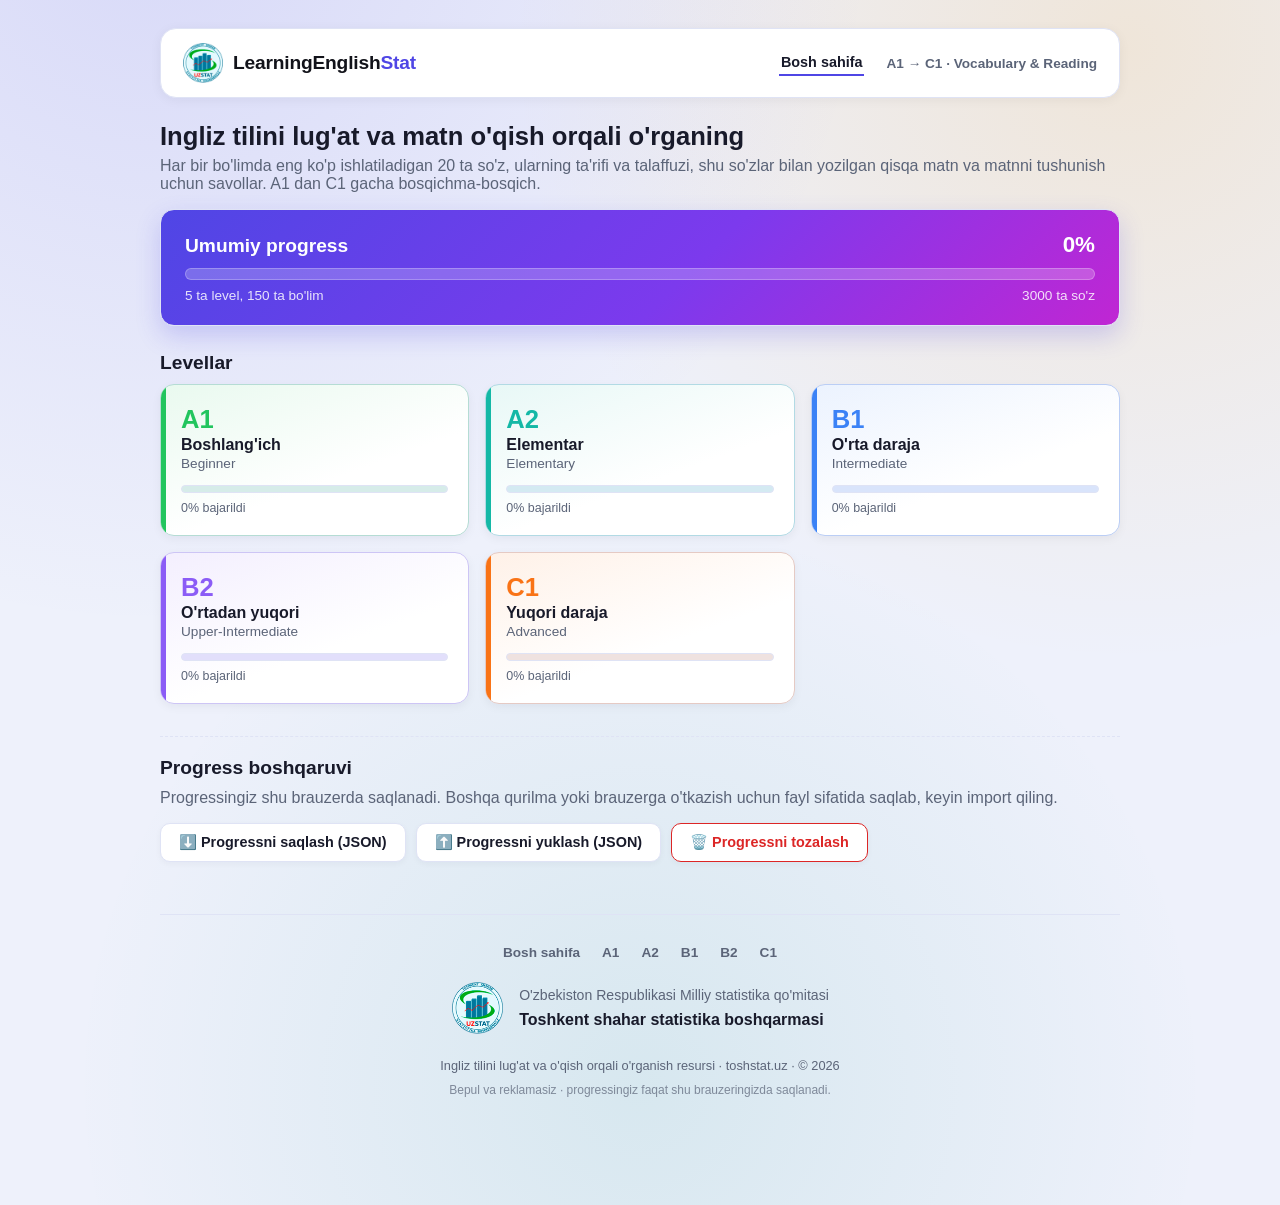
<file: index.html>
<!DOCTYPE html>
<html lang="uz">
<head>
<meta charset="UTF-8" />
<meta name="viewport" content="width=device-width, initial-scale=1.0" />
<title>LearningEnglishStat — Ingliz tilini lug'at va o'qish orqali o'rganing</title>
<meta name="description" content="A1 dan C1 gacha, har bir bo'limda 20 ta so'z, talaffuz, o'qish matni va tushunish savollari bilan ingliz tilini o'rganing." />
<meta name="theme-color" content="#f6f7fc" />
<meta property="og:title" content="LearningEnglishStat — Ingliz tilini o'rganing" />
<meta property="og:description" content="A1 dan C1 gacha lug'at va o'qish orqali ingliz tilini o'rganish sayti." />
<meta property="og:type" content="website" />
<meta property="og:image" content="assets/logo.png" />
<link rel="icon" href="assets/favicon.ico" sizes="any" />
<link rel="icon" type="image/png" sizes="32x32" href="assets/favicon-32.png" />
<link rel="icon" type="image/png" sizes="64x64" href="assets/favicon-64.png" />
<link rel="apple-touch-icon" href="assets/apple-touch-icon.png" />
<link rel="manifest" href="manifest.json" />
<link rel="stylesheet" href="css/style.css?v=10" />
</head>
<body data-page="dashboard">
  <div class="wrap">
    <header class="top">
      <a class="brand" href="/">
        <img class="brand-icon" src="assets/logo-mark.png" alt="" width="40" height="40" />
        <span><span class="brand-black">LearningEnglish</span><span class="brand-blue">Stat</span></span>
      </a>
      <nav class="top-nav" aria-label="Asosiy navigatsiya">
        <a href="/" aria-current="page">Bosh sahifa</a>
        <span class="header-note">A1 → C1 · Vocabulary &amp; Reading</span>
      </nav>
    </header>

    <main>
      <h1>Ingliz tilini lug'at va matn o'qish orqali o'rganing</h1>
      <p class="lead">Har bir bo'limda eng ko'p ishlatiladigan 20 ta so'z, ularning ta'rifi va talaffuzi, shu so'zlar bilan yozilgan qisqa matn va matnni tushunish uchun savollar. A1 dan C1 gacha bosqichma-bosqich.</p>

      <div class="overall-card">
        <div class="overall-head">
          <h2>Umumiy progress</h2>
          <span id="overallPct" class="overall-pct">0%</span>
        </div>
        <div class="overall-bar"><div id="overallBar"></div></div>
        <div class="overall-meta">
          <span id="levelsSectionsSummary" class="skeleton">Yuklanmoqda...</span>
          <span><span id="totalWords">0</span> ta so'z</span>
        </div>
      </div>

      <h2>Levellar</h2>
      <div class="levels-grid" id="levelsGrid">
        <div class="skeleton-card"></div>
        <div class="skeleton-card"></div>
        <div class="skeleton-card"></div>
      </div>

      <div class="progress-tools">
        <h2>Progress boshqaruvi</h2>
        <p class="lead">Progressingiz shu brauzerda saqlanadi. Boshqa qurilma yoki brauzerga o'tkazish uchun fayl sifatida saqlab, keyin import qiling.</p>
        <div class="progress-tools-actions">
          <button class="btn secondary" id="exportProgressBtn" type="button">⬇️ Progressni saqlash (JSON)</button>
          <button class="btn secondary" id="importProgressBtn" type="button">⬆️ Progressni yuklash (JSON)</button>
          <button class="btn secondary danger" id="clearProgressBtn" type="button">🗑️ Progressni tozalash</button>
          <input type="file" id="importProgressInput" accept="application/json" hidden />
        </div>
        <div id="progressToolsMsg" class="progress-line" role="status" aria-live="polite"></div>
      </div>
    </main>

    <footer class="site-footer">
      <nav class="footer-links" aria-label="Pastki navigatsiya">
        <a href="/">Bosh sahifa</a>
        <a href="/level?level=a1">A1</a>
        <a href="/level?level=a2">A2</a>
        <a href="/level?level=b1">B1</a>
        <a href="/level?level=b2">B2</a>
        <a href="/level?level=c1">C1</a>
      </nav>

      <div class="footer-org">
        <img
          class="footer-org-logo"
          src="assets/logo-mark.png"
          alt="Toshkent shahar statistika boshqarmasi logotipi"
          width="52"
          height="52"
        />
        <div class="footer-org-text">
          <p class="footer-org-line">O'zbekiston Respublikasi Milliy statistika qo'mitasi</p>
          <p class="footer-org-name">Toshkent shahar statistika boshqarmasi</p>
        </div>
      </div>

      <div class="footer-meta">
        <p class="footer-copy">
          Ingliz tilini lug'at va o'qish orqali o'rganish resursi &middot;
          <a href="https://www.toshstat.uz" target="_blank" rel="noopener noreferrer">toshstat.uz</a>
          &middot; &copy; <span id="footerYear"></span>
        </p>
        <p class="footer-note">Bepul va reklamasiz &middot; progressingiz faqat shu brauzeringizda saqlanadi.</p>
      </div>
    </footer>
  </div>

  <script src="js/app.js?v=4"></script>
</body>
</html>
</file>
<file: css/style.css>
:root{
  --bg:#eef1fb;
  --panel:#ffffff;
  --panel-2:#eef1fc;
  --border:#dfe3f5;
  --text:#181a2a;
  --text-dim:#5b6478;
  --accent:#4f46e5;
  --accent-2:#0d9488;
  --warm:#f59e0b;
  --good:#16a34a;
  --bad:#dc2626;
  --radius:14px;
  font-family:-apple-system,BlinkMacSystemFont,"Segoe UI",Roboto,Helvetica,Arial,sans-serif;
}
*{box-sizing:border-box;}
[hidden]{display:none!important;}
body{
  margin:0;
  background:
    radial-gradient(circle at 12% -8%, rgba(79,70,229,.14) 0%, transparent 42%),
    radial-gradient(circle at 88% 4%, rgba(245,158,11,.14) 0%, transparent 38%),
    radial-gradient(circle at 50% 90%, rgba(13,148,136,.10) 0%, transparent 45%),
    var(--bg);
  color:var(--text);
  min-height:100vh;
}
a{color:inherit;text-decoration:none;}
.wrap{max-width:1000px;margin:0 auto;padding:28px 20px 80px;}
header.top{
  display:flex;align-items:center;justify-content:space-between;flex-wrap:wrap;gap:14px;
  margin-bottom:24px;padding:14px 22px;
  background:var(--panel);border:1px solid var(--border);border-radius:16px;
  box-shadow:0 2px 12px rgba(17,24,39,.05);
}
header.top .brand{display:flex;align-items:center;gap:10px;font-weight:800;font-size:1.2rem;letter-spacing:-.01em;}
header.top .brand-icon{display:block;object-fit:contain;width:40px;height:40px;}
header.top .brand-black{color:#12131a;}
header.top .brand-blue{color:var(--accent);}
.top-nav{display:flex;align-items:center;gap:22px;font-size:.9rem;font-weight:600;}
.top-nav a{color:var(--text-dim);padding:4px 2px;border-bottom:2px solid transparent;transition:color .15s,border-color .15s;}
.top-nav a:hover,.top-nav a[aria-current="page"]{color:var(--text);border-color:var(--accent);}
nav.crumbs{
  display:flex;align-items:center;flex-wrap:wrap;gap:6px;
  font-size:.82rem;color:var(--text-dim);margin-bottom:18px;
  background:var(--panel);border:1px solid var(--border);border-radius:999px;
  padding:8px 16px;width:fit-content;max-width:100%;
  box-shadow:0 2px 6px rgba(17,24,39,.04);
}
nav.crumbs a{color:var(--accent);font-weight:600;transition:opacity .15s;}
nav.crumbs a:hover{opacity:.7;text-decoration:underline;}
nav.crumbs .crumb-sep{color:var(--text-dim);opacity:.6;font-size:.9rem;}
nav.crumbs .crumb-current{color:var(--text);font-weight:700;}
h1{font-size:1.6rem;margin:0 0 6px;}
h2{font-size:1.2rem;margin:0 0 10px;}
p.lead{color:var(--text-dim);margin-top:0;}

.overall-card{
  background:linear-gradient(135deg,#4f46e5,#7c3aed 55%,#c026d3);
  border:1px solid var(--border);
  border-radius:var(--radius);
  padding:22px 24px;
  margin-bottom:26px;
  box-shadow:0 10px 24px rgba(79,70,229,.22);
  color:#ffffff;
}
.overall-card h2{color:#ffffff;}
.overall-pct{color:#ffffff!important;}
.overall-bar{height:12px;border-radius:8px;background:rgba(255,255,255,.22);overflow:hidden;margin-top:10px;border:1px solid rgba(255,255,255,.25);}
.overall-bar > div{height:100%;background:linear-gradient(90deg,#fde68a,#fca5f6);transition:width .4s;}
.overall-meta{display:flex;justify-content:space-between;margin-top:8px;font-size:.85rem;color:rgba(255,255,255,.85);}

.levels-grid{display:grid;grid-template-columns:repeat(auto-fill,minmax(260px,1fr));gap:16px;}
.level-card{
  background:linear-gradient(160deg,color-mix(in srgb,var(--lc,var(--accent)) 10%,white),var(--panel) 60%);
  border:1px solid color-mix(in srgb,var(--lc,var(--accent)) 22%,var(--border));
  border-radius:var(--radius);
  padding:20px;
  position:relative;
  overflow:hidden;
  transition:transform .15s, border-color .15s, box-shadow .15s;
  box-shadow:0 3px 10px rgba(17,24,39,.05);
}
.level-card:hover{transform:translateY(-3px);border-color:var(--lc,var(--accent));box-shadow:0 10px 22px color-mix(in srgb,var(--lc,var(--accent)) 25%,transparent);}
.level-card .bar{position:absolute;left:0;top:0;bottom:0;width:5px;background:var(--lc,var(--accent));}
.level-card .code{font-size:1.6rem;font-weight:800;color:var(--lc,var(--accent));}
.level-card .title{font-weight:600;margin:2px 0 2px;}
.level-card .subtitle{color:var(--text-dim);font-size:.85rem;margin-bottom:14px;}
.level-card .progress-bar{height:8px;border-radius:6px;background:color-mix(in srgb,var(--lc,var(--accent)) 12%,var(--panel-2));overflow:hidden;border:1px solid var(--border);}
.level-card .progress-bar > div{height:100%;background:var(--lc,var(--accent));}
.level-card .stats{display:flex;justify-content:space-between;font-size:.78rem;color:var(--text-dim);margin-top:8px;}

.section-grid{display:grid;grid-template-columns:repeat(auto-fill,minmax(150px,1fr));gap:12px;margin-top:18px;}
.sec-card{
  background:var(--panel);
  border:1px solid var(--border);
  border-radius:12px;
  padding:14px;
  text-align:center;
  transition:border-color .15s, transform .15s;
}
.sec-card:not(.locked):hover{transform:translateY(-2px);border-color:var(--accent);}
.sec-card .num{font-size:1.3rem;font-weight:700;}
.sec-card .topic{font-size:.72rem;color:var(--text-dim);margin-top:4px;min-height:2.2em;}
.sec-card .status{margin-top:8px;font-size:.7rem;padding:2px 8px;border-radius:20px;display:inline-block;}
.sec-card.done .status{background:color-mix(in srgb,var(--good) 15%,transparent);color:var(--good);}
.sec-card.locked{opacity:.45;}
.sec-card.locked .status{background:var(--panel-2);color:var(--text-dim);}
.sec-card.todo .status{background:color-mix(in srgb,var(--accent) 15%,transparent);color:var(--accent);}

.test-banner{
  margin-top:24px;padding:18px 20px;border-radius:var(--radius);
  background:linear-gradient(135deg,color-mix(in srgb,var(--accent-2) 10%,var(--panel)),var(--panel));
  border:1px dashed color-mix(in srgb,var(--accent-2) 40%,var(--border));
  display:flex;justify-content:space-between;align-items:center;flex-wrap:wrap;gap:10px;
}
.btn{
  background:linear-gradient(135deg,var(--accent),#7c3aed);color:#ffffff;font-weight:700;border:none;
  padding:10px 18px;border-radius:10px;cursor:pointer;font-size:.9rem;
  transition:opacity .15s, transform .15s, box-shadow .15s;
  box-shadow:0 4px 12px rgba(79,70,229,.25);
}
.btn:hover{opacity:.92;transform:translateY(-1px);box-shadow:0 6px 16px rgba(79,70,229,.32);}
.btn.secondary{background:var(--panel);border:1px solid var(--border);color:var(--text);box-shadow:0 2px 6px rgba(17,24,39,.04);}
.btn.secondary:hover{border-color:var(--accent);color:var(--accent);transform:translateY(-1px);}
.btn:disabled{opacity:.4;cursor:not-allowed;transform:none;box-shadow:none;}

.word-grid{display:grid;grid-template-columns:repeat(auto-fill,minmax(280px,1fr));gap:14px;margin:18px 0 30px;}
.word-card{background:var(--panel);border:1px solid var(--border);border-radius:12px;padding:16px;box-shadow:0 2px 8px rgba(17,24,39,.04);}
.word-card .row1{display:flex;align-items:center;gap:8px;}
.word-card .w{font-weight:700;font-size:1.05rem;}
.word-card .pos{font-size:.7rem;color:var(--text-dim);font-style:italic;}
.word-card .ipa{color:var(--accent);font-size:.85rem;margin-left:auto;}
.word-card .speak{background:none;border:1px solid var(--border);color:var(--text);border-radius:50%;width:30px;height:30px;cursor:pointer;font-size:.9rem;}
.word-card .speak:hover{border-color:var(--accent);color:var(--accent);}
.word-card .def{margin-top:8px;font-size:.87rem;color:var(--text-dim);}
.word-card .uz{margin-top:6px;font-size:.87rem;color:var(--accent);font-weight:600;display:flex;align-items:center;gap:6px;}
.word-card .uz .flag-icon{border-radius:2px;box-shadow:0 0 0 1px rgba(0,0,0,.12);flex-shrink:0;}
.word-card .ex{margin-top:6px;font-size:.82rem;font-style:italic;color:#556074;}

.reading{background:var(--panel);border:1px solid var(--border);border-radius:var(--radius);padding:22px 24px;line-height:1.75;font-size:1.02rem;margin-bottom:28px;}
.reading b{color:var(--accent);}
.reading .speak-all{float:right;}

.quiz-q{background:var(--panel);border:1px solid var(--border);border-radius:12px;padding:16px 18px;margin-bottom:14px;box-shadow:0 2px 8px rgba(17,24,39,.04);}
.quiz-q .qtext{font-weight:600;margin-bottom:10px;}
.opt{display:flex;align-items:center;gap:10px;padding:9px 12px;border:1px solid var(--border);border-radius:8px;margin-bottom:8px;cursor:pointer;transition:border-color .15s,background .15s;}
.opt:hover{border-color:var(--accent);}
.opt.selected{border-color:var(--accent);background:color-mix(in srgb,var(--accent) 10%,transparent);}
.opt.correct{border-color:var(--good);background:color-mix(in srgb,var(--good) 12%,transparent);}
.opt.wrong{border-color:var(--bad);background:color-mix(in srgb,var(--bad) 12%,transparent);}
.opt input{accent-color:var(--accent);}

.result-card{background:var(--panel-2);border:1px solid var(--border);border-radius:var(--radius);padding:24px;text-align:center;margin-top:20px;box-shadow:0 2px 8px rgba(17,24,39,.04);}
.result-card .score{font-size:2.2rem;font-weight:800;}
.result-card.pass .score{color:var(--good);}
.result-card.fail .score{color:var(--bad);}

.footer-nav{display:flex;justify-content:space-between;margin-top:24px;}
.progress-line{font-size:.8rem;color:var(--text-dim);margin-top:4px;}

/* ===== Section hero decoration (topic emoji background) ===== */
.sec-hero{
  position:relative;
  overflow:hidden;
  border-radius:var(--radius);
  padding:26px 24px;
  margin-bottom:22px;
  background:linear-gradient(135deg,color-mix(in srgb,var(--lc,var(--accent)) 12%,var(--panel)),var(--panel) 65%);
  border:1px solid color-mix(in srgb,var(--lc,var(--accent)) 20%,var(--border));
  border-left:5px solid var(--lc,var(--accent));
  box-shadow:0 3px 10px rgba(17,24,39,.05);
}
.sec-hero h1{margin:0;position:relative;z-index:1;}
.sec-hero .hero-emoji{
  position:absolute;
  right:-10px;
  top:50%;
  transform:translateY(-50%);
  font-size:6.5rem;
  line-height:1;
  opacity:.16;
  pointer-events:none;
  user-select:none;
  filter:grayscale(0);
}
@media (max-width:600px){
  .sec-hero .hero-emoji{font-size:4rem;}
}

/* ===== Level section-card topic icon ===== */
.sec-card .topic-icon{font-size:1.4rem;margin-top:6px;display:block;}

/* ===== Audio controls (listen to text) ===== */
.audio-bar{
  display:flex;
  align-items:center;
  flex-wrap:wrap;
  gap:10px;
  margin-bottom:12px;
}
.audio-bar #speakAllBtn.speaking{border-color:var(--accent);color:var(--accent);background:color-mix(in srgb,var(--accent) 12%,transparent);animation:pulse-speak 1.1s ease-in-out infinite;}
.speed-control{display:flex;align-items:center;gap:6px;font-size:.82rem;color:var(--text-dim);margin-left:auto;}
.speed-control select{
  background:var(--panel);
  color:var(--text);
  border:1px solid var(--border);
  border-radius:8px;
  padding:6px 10px;
  font-size:.85rem;
  cursor:pointer;
}
.speed-control select:hover{border-color:var(--accent);}
.word-card .speak.speaking{border-color:var(--accent);color:var(--accent);background:color-mix(in srgb,var(--accent) 12%,transparent);animation:pulse-speak 1.1s ease-in-out infinite;}
@keyframes pulse-speak{
  0%,100%{box-shadow:0 0 0 0 color-mix(in srgb,var(--accent) 40%,transparent);}
  50%{box-shadow:0 0 0 6px color-mix(in srgb,var(--accent) 0%,transparent);}
}

@media (max-width:600px){
  .wrap{padding:18px 14px 60px;}
  h1{font-size:1.35rem;}
  .speed-control{margin-left:0;width:100%;justify-content:space-between;}
}

/* ===== Small layout helpers (formerly inline styles) ===== */
.header-note{color:var(--text-dim);font-size:.85rem;}
.overall-head{display:flex;justify-content:space-between;align-items:baseline;}
.overall-head h2{margin:0;}
.overall-pct{font-size:1.4rem;font-weight:800;color:var(--accent);}
.level-progress-card{margin-top:10px;padding:14px 18px;}
.section-heading{margin-top:26px;}
.locked-return-link{margin-top:10px;display:inline-block;}

/* ===== Focus visibility (keyboard navigation) ===== */
a:focus-visible,
button:focus-visible,
input:focus-visible,
select:focus-visible,
.opt:focus-within{
  outline:2px solid var(--accent);
  outline-offset:3px;
  border-radius:6px;
}

/* ===== Disabled prev/next nav links ===== */
.footer-nav a[aria-disabled="true"],
.sec-card[aria-disabled="true"]{
  opacity:.35;
  pointer-events:none;
  cursor:not-allowed;
}

/* ===== Loading skeleton states ===== */
.skeleton{
  display:inline-block;
  color:transparent!important;
  background:linear-gradient(90deg,var(--panel) 25%,var(--panel-2) 50%,var(--panel) 75%);
  background-size:200% 100%;
  animation:skeleton-pulse 1.4s ease-in-out infinite;
  border-radius:6px;
  min-width:60px;
}
.skeleton-card{
  height:110px;
  border-radius:var(--radius);
  background:linear-gradient(90deg,var(--panel) 25%,var(--panel-2) 50%,var(--panel) 75%);
  background-size:200% 100%;
  animation:skeleton-pulse 1.4s ease-in-out infinite;
  border:1px solid var(--border);
}
.skeleton-card.small{height:90px;}
/* Rangli (binafsha) kartochka ustidagi skeleton oq blob bo'lib ko'rinmasligi uchun. */
.overall-card .skeleton{
  background:linear-gradient(90deg,rgba(255,255,255,.18) 25%,rgba(255,255,255,.34) 50%,rgba(255,255,255,.18) 75%);
  background-size:200% 100%;
}
@keyframes skeleton-pulse{
  0%{background-position:200% 0;}
  100%{background-position:-200% 0;}
}

/* ===== Fetch error banner ===== */
.error-banner{
  background:color-mix(in srgb,var(--bad) 10%,transparent);
  border:1px solid var(--bad);
  border-radius:var(--radius);
  padding:18px 20px;
  display:flex;
  align-items:center;
  justify-content:space-between;
  flex-wrap:wrap;
  gap:12px;
  color:var(--text);
  grid-column:1/-1;
}

/* ===== Voice warning ===== */
.voice-warning{
  background:color-mix(in srgb,var(--bad) 10%,transparent);
  border:1px solid var(--bad);
  border-radius:10px;
  padding:8px 14px;
  font-size:.85rem;
  margin-bottom:14px;
}

/* ===== Progress tools (export / import / clear) ===== */
.progress-tools{margin-top:32px;padding-top:20px;border-top:1px dashed var(--border);}
.progress-tools-actions{display:flex;flex-wrap:wrap;gap:10px;margin-top:10px;}
.btn.secondary.danger{border-color:var(--bad);color:var(--bad);}
.btn.secondary.danger:hover{background:color-mix(in srgb,var(--bad) 10%,transparent);}

/* ===== 404 page ===== */
.not-found{text-align:center;padding:60px 20px;}
.not-found h1{font-size:2rem;}
.not-found .btn{margin-top:18px;display:inline-block;}

/* ===== Site footer ===== */
/* Markazlashtirilgan ustun: navigatsiya → tashkilot bloki → mayda meta qator. */
.site-footer{
  margin-top:52px;
  padding:30px 22px 26px;
  border-top:1px solid var(--border);
  display:flex;flex-direction:column;align-items:center;gap:22px;
  text-align:center;
}
.footer-links{
  display:flex;flex-wrap:wrap;justify-content:center;gap:8px 22px;
  font-size:.85rem;font-weight:600;
}
.footer-links a{color:var(--text-dim);transition:color .15s;}
.footer-links a:hover{color:var(--accent);}

/* Saytga egalik qiluvchi tashkilot — logotip va nomi bilan */
.footer-org{
  display:flex;align-items:center;justify-content:center;gap:16px;
  text-align:left;
}
.footer-org-logo{display:block;flex-shrink:0;object-fit:contain;}
.footer-org-text{display:flex;flex-direction:column;gap:3px;}
.footer-org-line{margin:0;color:var(--text-dim);font-size:.88rem;line-height:1.45;}
.footer-org-name{margin:0;color:var(--text);font-size:1rem;font-weight:700;line-height:1.45;}

.footer-meta{display:flex;flex-direction:column;gap:6px;}
.footer-copy{margin:0;color:var(--text-dim);font-size:.8rem;line-height:1.5;}
.footer-copy a{color:var(--text-dim);transition:color .15s;}
.footer-copy a:hover{color:var(--accent);text-decoration:underline;}
.footer-note{margin:0;color:var(--text-dim);opacity:.72;font-size:.75rem;line-height:1.5;}
@media (max-width:600px){
  .site-footer{padding:26px 4px 20px;gap:18px;}
  .footer-org{flex-direction:column;gap:10px;text-align:center;}
}
</file>
